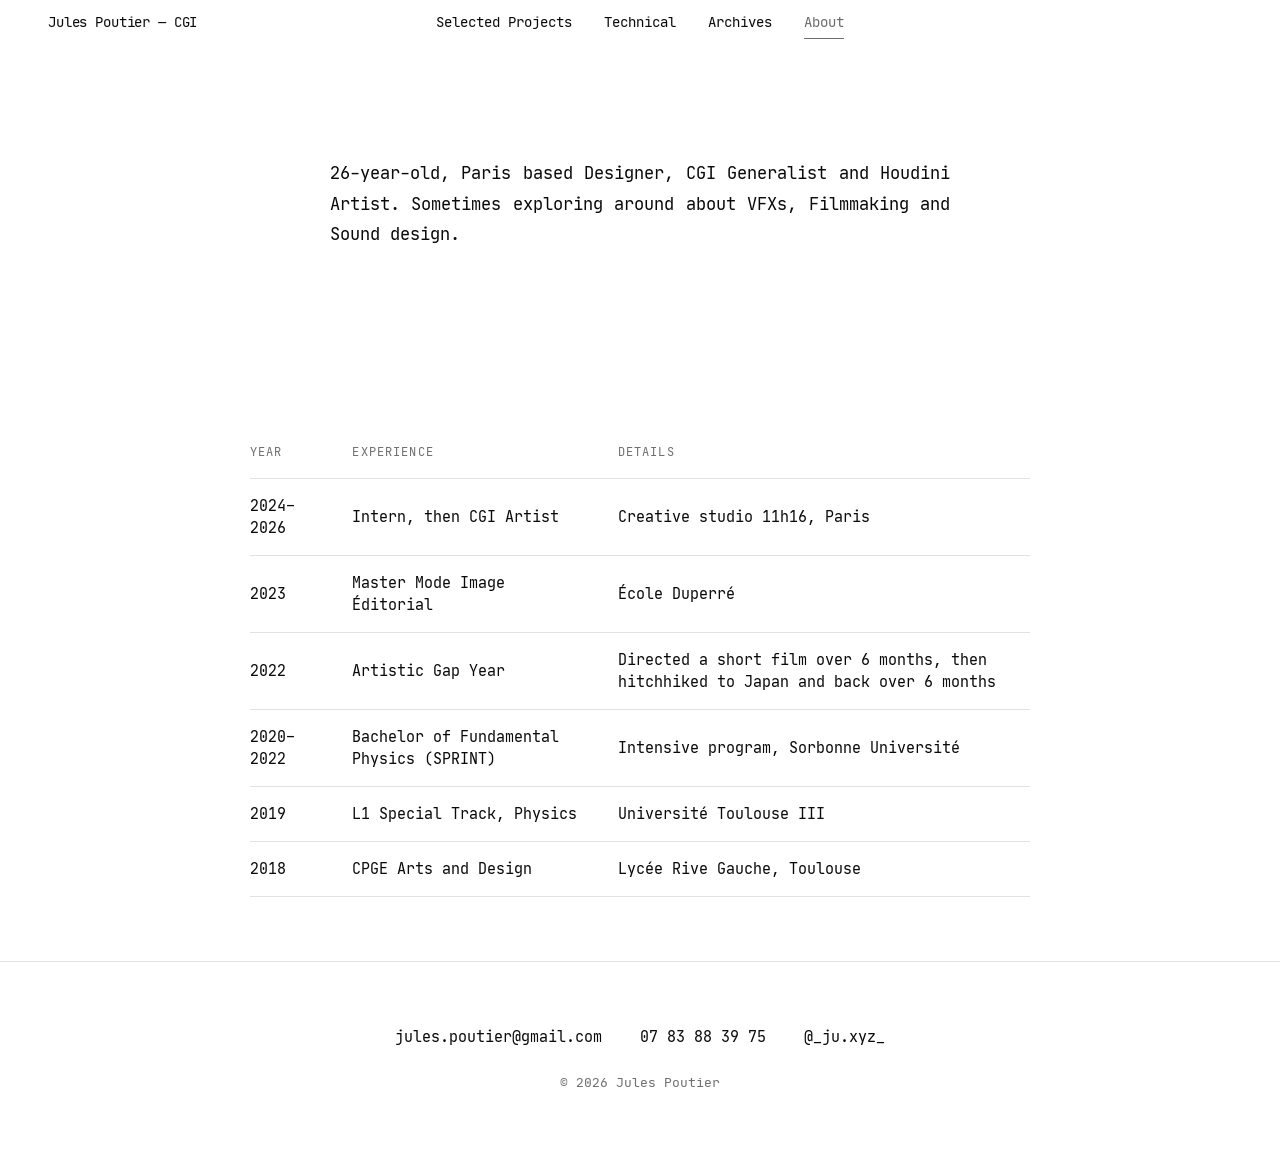
<file: about.html>
<!DOCTYPE html>
<html lang="en">
<head>
  <meta charset="UTF-8">
  <meta name="viewport" content="width=device-width, initial-scale=1.0">
  <title>About — Jules Poutier</title>
  <meta name="description" content="Jules Poutier — Paris based Designer, CGI Generalist and Houdini Artist.">
  <link rel="icon" href="data:image/svg+xml,%3Csvg xmlns='http://www.w3.org/2000/svg' viewBox='0 0 100 100'%3E%3Crect width='100' height='100' rx='20' fill='%230a0a0a'/%3E%3Ctext x='50' y='68' font-size='58' font-family='Arial' fill='white' text-anchor='middle'%3EJ%3C/text%3E%3C/svg%3E">
  <link rel="stylesheet" href="css/style.css?v=29">
</head>
<body data-render="about">

  <header class="site-header">
    <div class="container">
      <a href="index.html" class="logo">Jules Poutier — CGI</a>
      <nav class="nav-links" id="navLinks">
        <a href="projects.html">Selected Projects</a>
        <a href="breakdown.html">Technical</a>
        <a href="archive.html">Archives</a>
        <a href="about.html">About</a>
      </nav>
      <button class="nav-toggle" id="navToggle" aria-label="Open menu" aria-expanded="false">
        <span></span><span></span><span></span>
      </button>
    </div>
  </header>

  <main>
    <section class="section">
      <div class="container">
        <p class="about-bio"></p>
      </div>
    </section>

    <section class="section--tight">
      <div class="container">
        <table class="about-table">
          <thead>
            <tr>
              <th>Year</th>
              <th>Experience</th>
              <th>Details</th>
            </tr>
          </thead>
          <tbody id="aboutTableBody"></tbody>
        </table>
      </div>
    </section>
  </main>

  <footer class="site-footer">
    <div class="container">
      <div class="footer-contact">
        <a href="mailto:jules.poutier@gmail.com">jules.poutier@gmail.com</a>
        <a href="tel:+33783883975">07 83 88 39 75</a>
        <a href="https://instagram.com/_ju.xyz_" target="_blank" rel="noopener">@_ju.xyz_</a>
      </div>
      <p class="footer-meta">© <span data-year></span> Jules Poutier</p>
    </div>
  </footer>

  <script src="js/main.js?v=29"></script>
  <script src="js/render.js?v=29"></script>
</body>
</html>
</file>
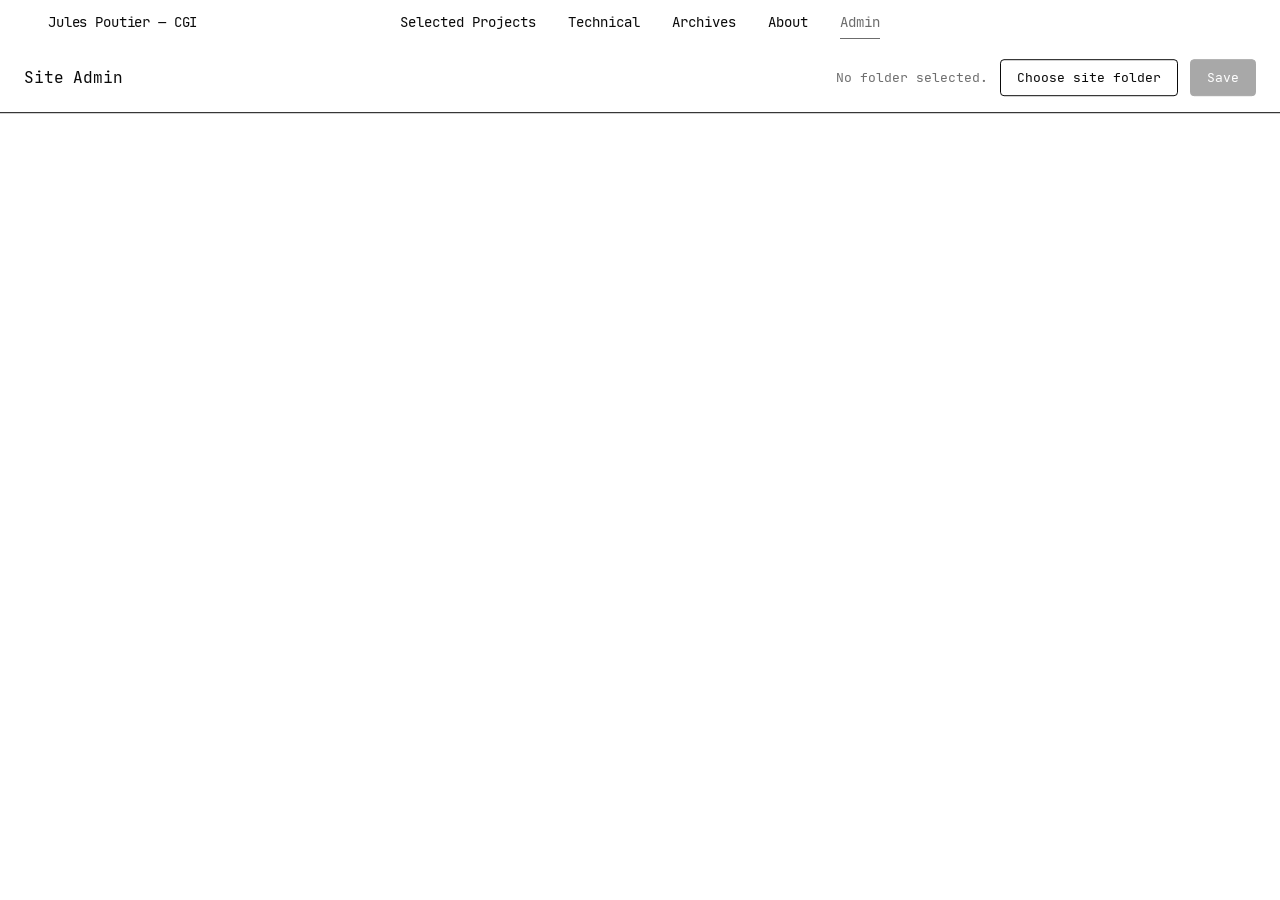
<file: admin.html>
<!DOCTYPE html>
<html lang="en">
<head>
  <meta charset="UTF-8">
  <meta name="viewport" content="width=device-width, initial-scale=1.0">
  <title>Site Admin — Jules Poutier</title>
  <link rel="icon" href="data:image/svg+xml,%3Csvg xmlns='http://www.w3.org/2000/svg' viewBox='0 0 100 100'%3E%3Crect width='100' height='100' rx='20' fill='%230a0a0a'/%3E%3Ctext x='50' y='68' font-size='58' font-family='Arial' fill='white' text-anchor='middle'%3EJ%3C/text%3E%3C/svg%3E">
  <link rel="stylesheet" href="css/style.css?v=29">
  <link rel="stylesheet" href="css/admin.css?v=1">
</head>
<body>

  <header class="site-header is-on-light">
    <div class="container">
      <a href="index.html" class="logo">Jules Poutier — CGI</a>
      <nav class="nav-links" id="navLinks">
        <a href="projects.html">Selected Projects</a>
        <a href="breakdown.html">Technical</a>
        <a href="archive.html">Archives</a>
        <a href="about.html">About</a>
        <a href="admin.html" class="is-active">Admin</a>
      </nav>
      <button class="nav-toggle" id="navToggle" aria-label="Open menu" aria-expanded="false">
        <span></span><span></span><span></span>
      </button>
    </div>
  </header>

  <div class="admin-bar">
    <h1 class="admin-bar__title">Site Admin</h1>
    <p class="admin-bar__warn" id="unsupportedWarn" hidden>
      This tool needs Chrome or Edge (File System Access API) — it won't work in this browser.
    </p>
    <div class="admin-bar__actions">
      <span class="admin-status" id="statusText">No folder selected.</span>
      <button class="admin-btn" id="pickFolderBtn">Choose site folder</button>
      <button class="admin-btn admin-btn--primary" id="saveBtn" disabled>Save</button>
    </div>
  </div>

  <main class="admin-main" id="adminMain" hidden>

    <section class="admin-section">
      <h2>Homepage</h2>
      <div class="field-row">
        <label class="field-label">Hero video</label>
        <input type="file" id="homepageHeroInput" accept="video/*">
        <span class="file-name" id="homepageHeroName"></span>
      </div>
    </section>

    <section class="admin-section">
      <h2>Technical</h2>
      <div id="breakdownCategories" class="breakdown-categories"></div>
    </section>

    <section class="admin-section">
      <h2>About</h2>
      <div class="field-row field-row--stack">
        <label class="field-label">Bio</label>
        <textarea id="aboutBio" rows="3"></textarea>
      </div>
      <div id="experienceRows" class="experience-rows"></div>
      <button class="admin-btn admin-btn--ghost" id="addExperienceRow">+ Add row</button>
    </section>

    <section class="admin-section">
      <div class="admin-section__head">
        <h2>Projects</h2>
        <button class="admin-btn admin-btn--ghost" id="newProjectBtn">+ New project</button>
      </div>
      <p class="admin-hint">Drag a row to reorder — the order applies to both Selected Projects and Archives.</p>
      <ul class="project-list" id="projectList"></ul>
    </section>

  </main>

  <template id="blockTemplate">
    <div class="block-editor">
      <div class="block-editor__controls">
        <label>Media
          <select class="b-media-count">
            <option value="0">0 — text only</option>
            <option value="1">1</option>
            <option value="2">2</option>
            <option value="3">3</option>
            <option value="4">4</option>
            <option value="6">6</option>
          </select>
        </label>
        <label>Text
          <select class="b-text-position">
            <option value="left">Left</option>
            <option value="right">Right</option>
            <option value="none">None</option>
          </select>
        </label>
        <button class="admin-btn admin-btn--icon b-up" title="Move up">↑</button>
        <button class="admin-btn admin-btn--icon b-down" title="Move down">↓</button>
        <button class="admin-btn admin-btn--icon b-delete" title="Delete block">✕</button>
      </div>
      <textarea class="b-text" placeholder="Text"></textarea>
      <div class="b-media-slots"></div>
    </div>
  </template>

  <template id="breakdownCategoryTemplate">
    <div class="breakdown-category">
      <h3 class="breakdown-category__label"></h3>
      <div class="breakdown-item-list"></div>
      <button class="admin-btn admin-btn--ghost add-breakdown-item" type="button">+ Add clip</button>
    </div>
  </template>

  <template id="breakdownItemTemplate">
    <div class="breakdown-item">
      <input type="text" class="bi-title" placeholder="Title">
      <input type="file" class="bi-file" accept="video/*">
      <span class="file-name bi-name"></span>
      <button class="admin-btn admin-btn--icon bi-delete" type="button">✕</button>
    </div>
  </template>

  <template id="mediaSlotTemplate">
    <div class="media-slot">
      <input type="file" class="m-file" accept="image/*,video/*">
      <span class="m-name"></span>
    </div>
  </template>

  <template id="projectRowTemplate">
    <li class="project-row" draggable="true">
      <details>
        <summary>
          <span class="drag-handle" aria-hidden="true">⋮⋮</span>
          <input type="text" class="p-title" placeholder="Title">
          <input type="text" class="p-year" placeholder="Year">
          <label class="p-pin"><input type="checkbox" class="p-pin-selected"> Selected Projects</label>
          <label class="p-pin"><input type="checkbox" class="p-pin-archives"> Archives</label>
          <button class="admin-btn admin-btn--danger p-delete" type="button">Delete</button>
        </summary>
        <div class="project-editor">
          <div class="field-row">
            <label class="field-label">Hero video</label>
            <input type="file" class="p-hero-input" accept="video/*">
            <span class="file-name p-hero-name"></span>
          </div>
          <div class="block-list"></div>
          <button class="admin-btn admin-btn--ghost add-block" type="button">+ Add block</button>
        </div>
      </details>
    </li>
  </template>

  <script src="js/admin.js?v=1"></script>
</body>
</html>
</file>
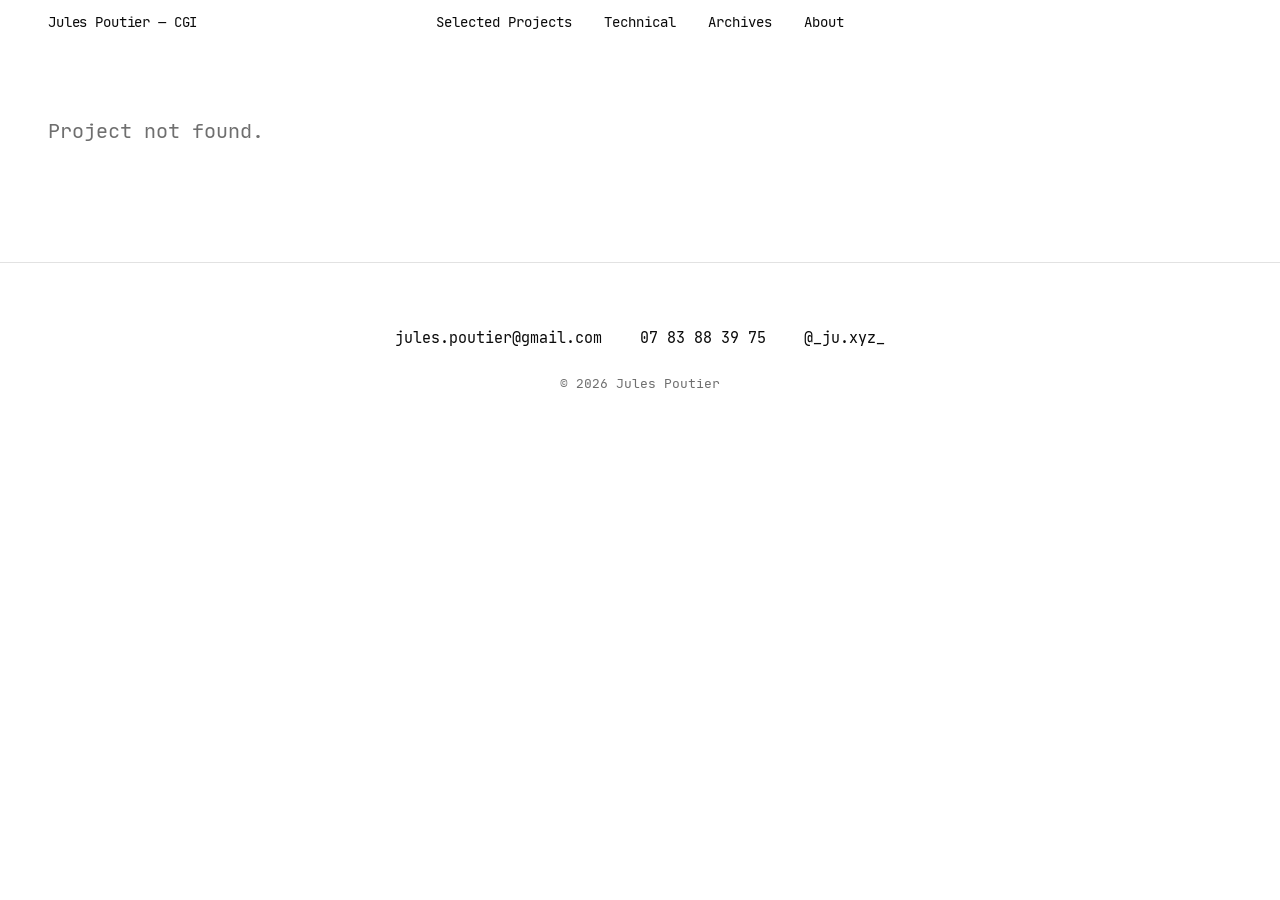
<file: project.html>
<!DOCTYPE html>
<html lang="en">
<head>
  <meta charset="UTF-8">
  <meta name="viewport" content="width=device-width, initial-scale=1.0">
  <title>Project — Jules Poutier</title>
  <meta name="description" content="CGI project by Jules Poutier.">
  <link rel="icon" href="data:image/svg+xml,%3Csvg xmlns='http://www.w3.org/2000/svg' viewBox='0 0 100 100'%3E%3Crect width='100' height='100' rx='20' fill='%230a0a0a'/%3E%3Ctext x='50' y='68' font-size='58' font-family='Arial' fill='white' text-anchor='middle'%3EJ%3C/text%3E%3C/svg%3E">
  <link rel="stylesheet" href="css/style.css?v=29">
</head>
<body class="page-home" data-render="project">

  <header class="site-header">
    <div class="container">
      <a href="index.html" class="logo">Jules Poutier — CGI</a>
      <nav class="nav-links" id="navLinks">
        <a href="projects.html">Selected Projects</a>
        <a href="breakdown.html">Technical</a>
        <a href="archive.html">Archives</a>
        <a href="about.html">About</a>
      </nav>
      <button class="nav-toggle" id="navToggle" aria-label="Open menu" aria-expanded="false">
        <span></span><span></span><span></span>
      </button>
    </div>
  </header>

  <main>

    <section class="hero-video" id="projectHero"></section>

    <div id="projectNavSlot"></div>

    <section class="section section--flush-top">
      <div id="projectBlocks"></div>
    </section>

  </main>

  <footer class="site-footer">
    <div class="container">
      <div class="footer-contact">
        <a href="mailto:jules.poutier@gmail.com">jules.poutier@gmail.com</a>
        <a href="tel:+33783883975">07 83 88 39 75</a>
        <a href="https://instagram.com/_ju.xyz_" target="_blank" rel="noopener">@_ju.xyz_</a>
      </div>
      <p class="footer-meta">© <span data-year></span> Jules Poutier</p>
    </div>
  </footer>

  <div class="video-lightbox">
    <button class="video-lightbox__close" aria-label="Close">
      <svg width="20" height="20" viewBox="0 0 24 24" fill="none" stroke="currentColor" stroke-width="1.5"><path d="M18 6L6 18M6 6l12 12"/></svg>
    </button>
    <div class="video-player">
      <video class="video-player__el" playsinline></video>
      <div class="video-player__bar">
        <button class="video-player__play" aria-label="Play / Pause">
          <svg class="icon-play" viewBox="0 0 24 24" fill="currentColor"><path d="M6 4 L20 12 L6 20 Z"/></svg>
          <svg class="icon-pause" viewBox="0 0 24 24" fill="currentColor" hidden><rect x="6" y="4" width="4" height="16"/><rect x="14" y="4" width="4" height="16"/></svg>
        </button>
        <div class="video-player__progress">
          <div class="video-player__progress-fill"></div>
          <div class="video-player__progress-handle"></div>
        </div>
        <span class="video-player__time">0:00 / 0:00</span>
        <button class="video-player__mute">MUTE</button>
        <button class="video-player__fullscreen" aria-label="Fullscreen">
          <svg viewBox="0 0 24 24" fill="none" stroke="currentColor" stroke-width="2">
            <path d="M4 9 V4 H9"/>
            <path d="M15 4 H20 V9"/>
            <path d="M20 15 V20 H15"/>
            <path d="M9 20 H4 V15"/>
          </svg>
        </button>
      </div>
    </div>
  </div>

  <script src="js/main.js?v=29"></script>
  <script src="js/render.js?v=29"></script>
</body>
</html>
</file>
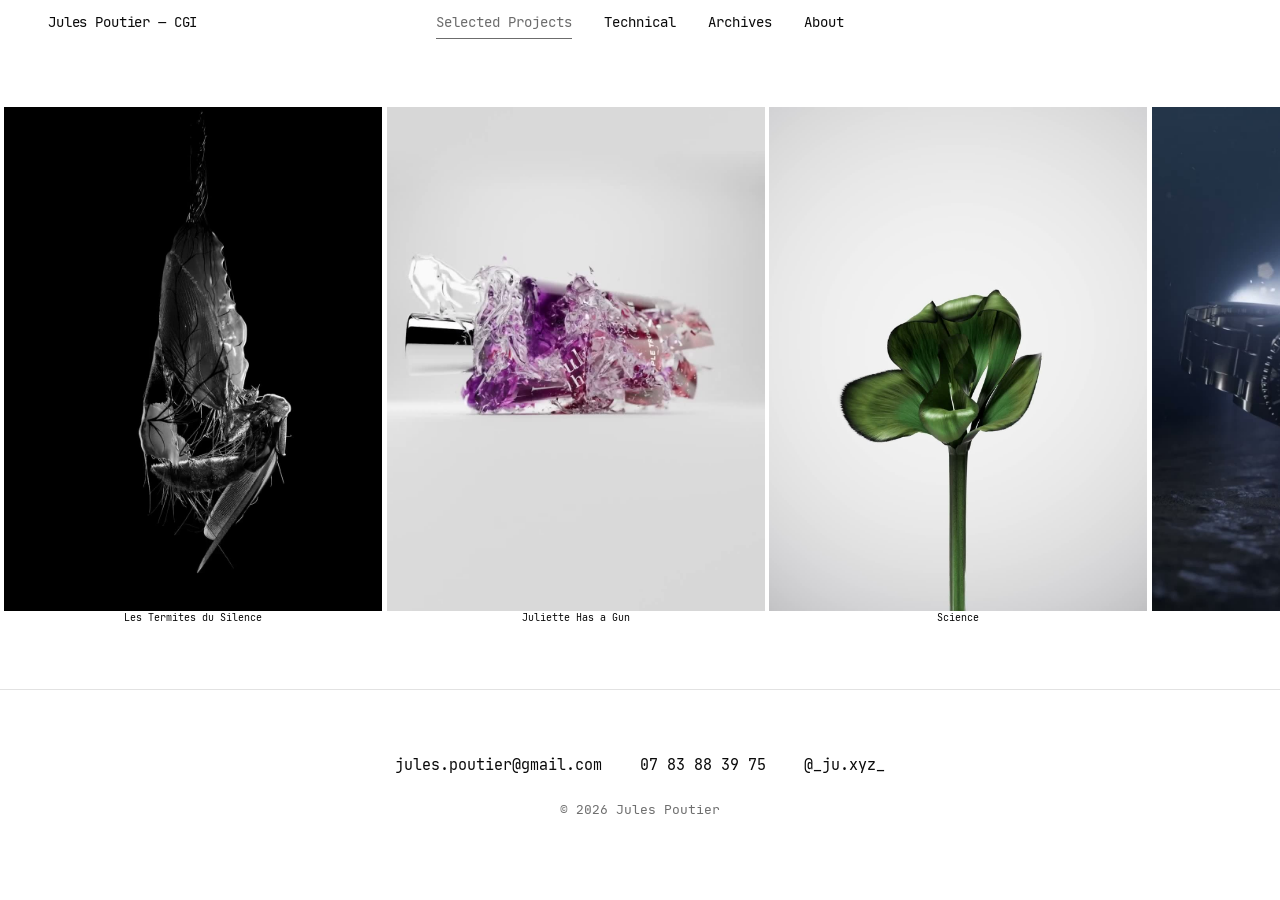
<file: projects.html>
<!DOCTYPE html>
<html lang="en">
<head>
  <meta charset="UTF-8">
  <meta name="viewport" content="width=device-width, initial-scale=1.0">
  <title>Selected Projects — Jules Poutier</title>
  <meta name="description" content="CGI projects by Jules Poutier — 3D rendering, animation and motion design.">
  <link rel="icon" href="data:image/svg+xml,%3Csvg xmlns='http://www.w3.org/2000/svg' viewBox='0 0 100 100'%3E%3Crect width='100' height='100' rx='20' fill='%230a0a0a'/%3E%3Ctext x='50' y='68' font-size='58' font-family='Arial' fill='white' text-anchor='middle'%3EJ%3C/text%3E%3C/svg%3E">
  <link rel="stylesheet" href="css/style.css?v=29">
</head>
<body data-render="projects">

  <header class="site-header">
    <div class="container">
      <a href="index.html" class="logo">Jules Poutier — CGI</a>
      <nav class="nav-links" id="navLinks">
        <a href="projects.html">Selected Projects</a>
        <a href="breakdown.html">Technical</a>
        <a href="archive.html">Archives</a>
        <a href="about.html">About</a>
      </nav>
      <button class="nav-toggle" id="navToggle" aria-label="Open menu" aria-expanded="false">
        <span></span><span></span><span></span>
      </button>
    </div>
  </header>

  <main>
    <section class="section--tight">
      <div class="work-grid work-grid--hero" id="selectedProjectsGrid"></div>
    </section>
  </main>

  <footer class="site-footer">
    <div class="container">
      <div class="footer-contact">
        <a href="mailto:jules.poutier@gmail.com">jules.poutier@gmail.com</a>
        <a href="tel:+33783883975">07 83 88 39 75</a>
        <a href="https://instagram.com/_ju.xyz_" target="_blank" rel="noopener">@_ju.xyz_</a>
      </div>
      <p class="footer-meta">© <span data-year></span> Jules Poutier</p>
    </div>
  </footer>

  <script src="js/main.js?v=29"></script>
  <script src="js/render.js?v=29"></script>
</body>
</html>
</file>
<file: css/style.css>
/* =========================================================
   Jules Poutier — Portfolio CGI
   Feuille de style principale
   ========================================================= */

/* ---------- Reset ---------- */
*, *::before, *::after { box-sizing: border-box; }
* { margin: 0; padding: 0; }
html {
  -webkit-text-size-adjust: 100%;
  -moz-text-size-adjust: 100%;
  text-size-adjust: 100%;
  scroll-behavior: smooth;
}
body { min-height: 100vh; line-height: 1.5; -webkit-font-smoothing: antialiased; overflow-x: hidden; }
img, picture, svg { display: block; max-width: 100%; }
a { color: inherit; text-decoration: none; }
button, input, textarea { font: inherit; color: inherit; background: none; border: none; }
ul { list-style: none; }
button { cursor: pointer; }

@media (prefers-reduced-motion: reduce) {
  html { scroll-behavior: auto; }
  *, *::before, *::after { animation-duration: 0.01ms !important; animation-iteration-count: 1 !important; transition-duration: 0.01ms !important; }
}

/* ---------- Custom cursor ---------- */
* { cursor: none; }
.cursor-arrow {
  position: fixed;
  top: 0;
  left: 0;
  width: 22px;
  height: 22px;
  pointer-events: none;
  z-index: 9999;
  color: #fff;
  mix-blend-mode: difference;
  transform-origin: 6px 11px;
  transform: rotate(45deg);
}
.cursor-arrow.is-hidden { opacity: 0; }

@media (pointer: coarse) {
  * { cursor: auto; }
  .cursor-arrow { display: none; }
}

/* ---------- Custom font ----------
   To change the typeface, just replace fonts/font.woff2 with a new file
   of the same name — nothing else needs to change. */
@font-face {
  font-family: 'Site Font';
  src: url('../fonts/font.woff2') format('woff2');
  font-weight: 400;
  font-style: normal;
  font-display: swap;
}

/* ---------- Variables ---------- */
:root {
  --color-bg: #ffffff;
  --color-text: #0a0a0a;
  --color-muted: #6f6f6f;
  --color-border: #e2e2e2;
  --color-border-strong: #0a0a0a;

  --font-display: 'Site Font', -apple-system, "Helvetica Neue", Helvetica, Arial, sans-serif;
  --font-body: 'Site Font', -apple-system, "Helvetica Neue", Helvetica, Arial, sans-serif;

  --container: 1280px;
  --gutter: clamp(1.25rem, 4vw, 3rem);
  --section-y: clamp(4rem, 9vw, 8rem);

  --nav-h: 2.7rem;
  --ease: cubic-bezier(0.65, 0, 0.35, 1);

  /* Shown behind a video box until its first frame paints, instead of a flat
     white flash — videos can take a while to load. */
  --media-placeholder: linear-gradient(135deg, #ececec 0%, #e2e2e2 45%, #e8e8e8 70%, #ececec 100%);

  /* Selected Projects thumbnail height (homepage band + the dedicated page):
     small enough to see several at once on a normal screen, but bounded on
     both axes so it never balloons on a short-and-wide or narrow-and-tall
     window. */
  --selected-h: clamp(320px, min(56vh, 100vw), 680px);
}

body {
  background: var(--color-bg);
  color: var(--color-text);
  font-family: var(--font-body);
  font-size: 16px;
}

/* ---------- Layout helpers ---------- */
.container {
  width: 100%;
  max-width: var(--container);
  margin-inline: auto;
  padding-inline: var(--gutter);
}

.section { padding-block: var(--section-y); }
.section--tight { padding-block: clamp(2.5rem, 5vw, 4rem); }
/* Used right after a section-divider/project-nav, whose own margin already
   provides the gap — an extra section padding-top would make it bigger
   than the gap on the other side of the divider. */
.section--flush-top { padding-top: 0; }

main { display: block; padding-top: var(--nav-h); }
.page-home main { padding-top: 0; }

/* ---------- Typography ---------- */
h1, h2, h3, h4 {
  font-family: var(--font-display);
  font-weight: 400;
  line-height: 1.05;
  letter-spacing: -0.01em;
}

.h1, h1 { font-size: clamp(2.75rem, 7vw, 6rem); }
.h2, h2 { font-size: clamp(2rem, 4.5vw, 3.5rem); }
.h3, h3 { font-size: clamp(1.35rem, 2.5vw, 1.9rem); }

.eyebrow {
  display: inline-flex;
  align-items: center;
  gap: 0.6em;
  font-size: 0.75rem;
  font-weight: 400;
  letter-spacing: 0.18em;
  text-transform: uppercase;
  color: var(--color-muted);
}
.eyebrow::before {
  content: '';
  width: 0.5em;
  height: 0.5em;
  background: currentColor;
  border-radius: 50%;
}

.lede {
  font-size: clamp(1.05rem, 1.6vw, 1.25rem);
  color: var(--color-muted);
  max-width: 42ch;
  line-height: 1.6;
}

.text-muted { color: var(--color-muted); }

/* ---------- Buttons / links ---------- */
.btn {
  display: inline-flex;
  align-items: center;
  gap: 0.6rem;
  font-weight: 400;
  font-size: 0.95rem;
  padding: 0.9rem 1.7rem;
  border: 1px solid var(--color-border-strong);
  border-radius: 100px;
  transition: background 0.3s var(--ease), color 0.3s var(--ease), transform 0.3s var(--ease);
}
.btn:hover { background: var(--color-text); color: var(--color-bg); transform: translateY(-2px); }

.btn--solid { background: var(--color-text); color: var(--color-bg); }
.btn--solid:hover { background: transparent; color: var(--color-text); }

.link-arrow {
  display: inline-flex;
  align-items: center;
  gap: 0.5rem;
  font-weight: 400;
  font-size: 0.95rem;
  border-bottom: 1px solid currentColor;
  padding-bottom: 0.15rem;
}
.link-arrow svg { width: 1em; height: 1em; transition: transform 0.3s var(--ease); }
.link-arrow:hover svg { transform: translateX(4px); }

/* ---------- Header / Nav ---------- */
/* Always transparent. Text is white while over the full-page video;
   JS (initHeaderContrast) adds .is-on-light once the header is over
   plain page content, switching it to black. (mix-blend-mode can't be used
   here: position:fixed gives .site-header its own stacking context, which
   blocks blend modes from reaching content painted outside it.) */
.site-header {
  position: fixed;
  top: 0; left: 0; right: 0;
  height: var(--nav-h);
  display: flex;
  align-items: center;
  z-index: 500;
  background: transparent;
}

.logo,
.nav-links a {
  color: #fff;
  transition: color 0.2s var(--ease);
}
.nav-toggle span { background: #fff; transition: background-color 0.2s var(--ease); }
.nav-links a::after { background: #fff; }

.site-header.is-on-light .logo,
.site-header.is-on-light .nav-links a { color: var(--color-text); }
.site-header.is-on-light .nav-toggle span { background: var(--color-text); }
.site-header.is-on-light .nav-links a::after { background: var(--color-text); }

.site-header .container {
  max-width: none;
  display: grid;
  grid-template-columns: 1fr auto 1fr;
  align-items: center;
  column-gap: 1rem;
}

.logo {
  grid-column: 1;
  justify-self: start;
  font-family: var(--font-display);
  font-weight: 400;
  font-size: 0.9rem;
  letter-spacing: -0.01em;
  z-index: 501;
}

.nav-links {
  grid-column: 2;
  justify-self: center;
  display: flex;
  align-items: center;
  gap: clamp(1.25rem, 2.5vw, 2.75rem);
}
.nav-links a {
  position: relative;
  font-size: 0.9rem;
  font-weight: 400;
  padding: 0.3rem 0;
  transition: opacity 0.25s var(--ease);
}
.nav-links a::after {
  content: '';
  position: absolute;
  left: 0; bottom: -2px;
  width: 100%; height: 1px;
  transform: scaleX(0);
  transform-origin: right;
  transition: transform 0.3s var(--ease);
}
.nav-links a:hover,
.nav-links a.is-active { opacity: 0.6; }
.nav-links a:hover::after,
.nav-links a.is-active::after { transform: scaleX(1); transform-origin: left; }

.nav-toggle {
  grid-column: 3;
  justify-self: end;
  display: none;
  flex-direction: column;
  justify-content: center;
  gap: 5px;
  width: 32px; height: 32px;
  z-index: 501;
}
.nav-toggle span {
  display: block;
  width: 100%; height: 1px;
  transition: transform 0.3s var(--ease), opacity 0.3s var(--ease);
}
.nav-toggle.is-open span:nth-child(1) { transform: translateY(6px) rotate(45deg); }
.nav-toggle.is-open span:nth-child(2) { opacity: 0; }
.nav-toggle.is-open span:nth-child(3) { transform: translateY(-6px) rotate(-45deg); }

@media (max-width: 860px) {
  .nav-toggle {
    display: flex;
    position: fixed;
    top: 0;
    right: 0;
    width: 60px;
    height: var(--nav-h);
    justify-content: center;
    background: rgba(255, 255, 255, 0.5);
    backdrop-filter: blur(14px);
    -webkit-backdrop-filter: blur(14px);
    border-radius: 0 0 0 16px;
  }
  .nav-links {
    position: fixed;
    top: 0;
    left: 0;
    right: 0;
    justify-self: stretch;
    height: 100vh;
    background: var(--color-bg);
    flex-direction: column;
    justify-content: center;
    align-items: flex-start;
    padding: var(--gutter);
    gap: 1.5rem;
    opacity: 0;
    visibility: hidden;
    transform: translateY(-12px);
    transition: opacity 0.3s var(--ease), transform 0.3s var(--ease), visibility 0s linear 0.3s;
  }
  .nav-links.is-open {
    opacity: 1;
    visibility: visible;
    transform: translateY(0);
    transition: opacity 0.3s var(--ease), transform 0.3s var(--ease), visibility 0s linear 0s;
  }
  .nav-links a {
    font-size: 1.75rem;
    font-family: var(--font-display);
    color: var(--color-text);
  }
  .nav-links a::after { background: var(--color-text); }
}

/* ---------- Footer ---------- */
.site-footer {
  border-top: 1px solid var(--color-border);
  padding-block: clamp(2.5rem, 5vw, 4rem);
  text-align: center;
}
.footer-contact {
  display: flex;
  flex-wrap: wrap;
  justify-content: center;
  gap: clamp(1rem, 3vw, 2.5rem);
}
.footer-contact a {
  font-size: 0.95rem;
  font-weight: 400;
  transition: color 0.2s var(--ease);
}
.footer-contact a:hover { color: var(--color-muted); }
.footer-meta { margin-top: 1.5rem; font-size: 0.82rem; color: var(--color-muted); }

/* ---------- Reveal on scroll ---------- */
.reveal {
  opacity: 0;
  transform: translateY(28px);
  transition: opacity 0.8s var(--ease), transform 0.8s var(--ease);
}
.reveal.in-view { opacity: 1; transform: translateY(0); }

/* ---------- Media placeholder ---------- */
.ph {
  position: relative;
  width: 100%;
  overflow: hidden;
  background: var(--color-bg);
  box-shadow: inset 0 0 0 1px var(--color-border);
  display: flex;
  align-items: flex-end;
  color: var(--color-muted);
}
.ph.ratio-16-9 { aspect-ratio: 16 / 9; }
.ph.ratio-4-3 { aspect-ratio: 4 / 3; }
.ph.ratio-1-1 { aspect-ratio: 1 / 1; }
.ph.ratio-3-4 { aspect-ratio: 3 / 4; }
.ph.ratio-21-9 { aspect-ratio: 21 / 9; }
.ph.ratio-2-3 { aspect-ratio: 2 / 3; }
.ph__label {
  display: block;
  width: 100%;
  padding: 0.85rem 1rem;
  font-size: 0.72rem;
  font-weight: 400;
  letter-spacing: 0.08em;
  text-transform: uppercase;
  background: rgba(255, 255, 255, 0.75);
}

/* ---------- Hero video (homepage) ---------- */
.hero-video {
  position: relative;
  width: 100%;
  height: 100vh;
  overflow: hidden;
  background: var(--media-placeholder);
  box-shadow: inset 0 0 0 1px var(--color-border);
}
.hero-video.has-ratio {
  height: auto;
}
/* Homepage showreel: a fixed crop, same as Selected Projects — never driven
   by the viewport's own shape. */
body[data-render="home"] .hero-video {
  height: auto;
  aspect-ratio: 16 / 9;
}
.hero-video::after {
  content: '';
  position: absolute;
  top: 0; left: 0; right: 0;
  height: 220px;
  background: linear-gradient(to bottom, rgba(0, 0, 0, 0.4), transparent);
  pointer-events: none;
}
.hero-video__el {
  position: absolute;
  inset: 0;
  width: 100%;
  height: 100%;
  object-fit: cover;
}
/* Source filmed/rendered sideways: rotated in place. Width/height/transform
   are set in JS (js/render.js), swapped to the hero box's own measured size
   so the rotated video still covers it exactly, ratio-boxed or full-bleed. */
.hero-video__el.is-rotated {
  inset: auto;
  top: 50%;
  left: 50%;
}
.hero-video__label {
  position: absolute;
  bottom: clamp(1.25rem, 4vw, 2.5rem);
  left: var(--gutter);
  font-size: 0.72rem;
  font-weight: 400;
  letter-spacing: 0.08em;
  text-transform: uppercase;
  color: #fff;
}

/* Section divider — full-width rules flanking a centered heading.
   Padding = 0.5x text height; margin above/below = the divider's own
   line-to-line height, so the same amount of air surrounds it on every side. */
.section-divider {
  display: flex;
  align-items: center;
  justify-content: center;
  margin-block: 1.125rem;
  border-top: 1px solid var(--color-border-strong);
  border-bottom: 1px solid var(--color-border-strong);
  padding-block: 0.28125rem;
  text-align: center;
}
.section-divider__text {
  font-size: 0.5625rem;
  line-height: 1;
  font-weight: 400;
  letter-spacing: 0.12em;
  text-transform: uppercase;
  color: var(--color-muted);
}

/* Project prev / next navigator — sits directly under the hero video, scrolls with the page */
.project-nav {
  display: grid;
  grid-template-columns: 1fr auto 1fr;
  align-items: center;
  column-gap: 1rem;
  margin-block: 1.125rem;
  border-top: 1px solid var(--color-border-strong);
  border-bottom: 1px solid var(--color-border-strong);
  padding: 0.28125rem var(--gutter);
}
.project-nav__prev,
.project-nav__next {
  display: inline-flex;
  align-items: center;
  gap: 0.5rem;
  font-size: 0.5625rem;
  line-height: 1;
  font-weight: 400;
  letter-spacing: 0.12em;
  text-transform: uppercase;
  color: var(--color-muted);
  transition: color 0.2s var(--ease);
}
.project-nav__prev:hover,
.project-nav__next:hover { color: var(--color-text); }
.project-nav__next { justify-self: end; }
.project-nav__current {
  justify-self: center;
  font-size: 0.5625rem;
  line-height: 1;
  font-weight: 400;
  letter-spacing: 0.12em;
  text-transform: uppercase;
  color: var(--color-muted);
  text-align: center;
}

@media (max-width: 640px) {
  .project-nav { grid-template-columns: 1fr; row-gap: 0.65rem; }
  .project-nav__prev, .project-nav__next { justify-self: center; }
}

/* ---------- Poster bands, scroll-driven (homepage) ---------- */
/* Same band height as the showreel/Selected Projects page (100vw * 9:16),
   never the viewport's own height — a portrait phone screen used to make
   these balloon to nearly the full screen height. */
.poster-section {
  position: relative;
  --poster-h: var(--selected-h);
  --poster-w: calc(var(--poster-h) * 3 / 4);
}
.poster-sticky {
  position: sticky;
  top: 0;
  height: auto;
  overflow: hidden;
  display: flex;
  align-items: flex-start;
}
.poster-track {
  display: flex;
  align-items: flex-start;
  justify-content: safe center;
  gap: calc(var(--poster-w) / 96);
  padding-inline: calc(var(--poster-w) / 96);
  will-change: transform;
}
.poster-card {
  display: flex;
  flex-direction: column;
  flex: 0 0 auto;
}
.poster-card__media {
  position: relative;
  height: var(--poster-h);
  width: var(--poster-w);
  overflow: hidden;
  background: var(--media-placeholder);
  box-shadow: inset 0 0 0 1px var(--color-border);
}
.poster-card__video {
  position: absolute;
  inset: 0;
  width: 100%;
  height: 100%;
  object-fit: cover;
}
.poster-card__video.is-rotated,
.work-card__video.is-rotated {
  inset: auto;
  top: 50%;
  left: 50%;
}
.poster-card__caption {
  margin-top: 0;
  text-align: center;
  font-size: 0.6rem;
  line-height: 1.4;
  font-weight: 400;
  color: var(--color-text);
}

/* =========================================================
   Section modules shared across pages
   ========================================================= */

/* Simple media grid (Projects / Breakdowns / Archives) */
.work-grid {
  display: grid;
  grid-template-columns: repeat(3, 1fr);
  column-gap: calc(100vw / 288);
  row-gap: calc(0.6rem * 1.4 * 2);
  padding-inline: calc(100vw / 288);
}

/* Selected Projects: 3 cinema-poster panels confined to a band exactly as
   tall as the homepage showreel (100vw / 16:9) — never reflowing to 2 or 1
   columns, never growing taller just because the viewport is narrow/tall.
   Each panel keeps its own 3:4 portrait ratio; width follows from the fixed
   band height instead of from a grid column, so on narrow screens the row
   scrolls sideways rather than breaking the height invariant. */
.work-grid--hero {
  display: flex;
  grid-template-columns: unset;
  justify-content: safe center;
  align-items: flex-start;
  overflow-x: auto;
  overflow-y: hidden;
}
.work-grid--hero .work-card {
  flex: 0 0 auto;
}
/* The media box's height is the same expression repeated, not a percentage of
   the flex item — some engines don't resolve aspect-ratio + percentage height
   through a stretched flex child reliably, so this is computed independently. */
.work-grid--hero .work-card__media {
  height: var(--selected-h);
  aspect-ratio: 3 / 4;
  width: auto;
}
.work-card__media {
  position: relative;
  overflow: hidden;
  margin-bottom: 0;
  aspect-ratio: 16 / 9;
  background: var(--media-placeholder);
  box-shadow: inset 0 0 0 1px var(--color-border);
}
.work-card__media .ph { height: 100%; transition: transform 0.5s var(--ease); }
.work-card__video {
  position: absolute;
  inset: 0;
  width: 100%;
  height: 100%;
  object-fit: cover;
  transition: transform 0.5s var(--ease);
}
.work-card:hover .ph,
.work-card:hover .work-card__video { transform: scale(1.03); }
.work-card__caption {
  text-align: center;
  font-size: 0.6rem;
  line-height: 1.4;
  font-weight: 400;
  color: var(--color-text);
}
.work-card__date { color: var(--color-muted); font-weight: 400; margin-left: 0.5em; }

@media (max-width: 900px) {
  .work-grid { grid-template-columns: repeat(2, 1fr); }
}
@media (max-width: 560px) {
  .work-grid { grid-template-columns: 1fr; }
}

/* Grid section heading (Fluid Simulation / Geometry Nodes …) */
.grid-section-label {
  display: block;
  text-align: center;
  font-size: 0.75rem;
  font-weight: 400;
  letter-spacing: 0.12em;
  text-transform: uppercase;
  color: var(--color-text);
  padding: clamp(3.5rem, 8vw, 7rem) 0 1.75rem;
}

/* Fullscreen media lightbox (Breakdowns / Archives / Project BTS) */
.video-lightbox {
  position: fixed;
  inset: 0;
  z-index: 800;
  background: #0a0a0a;
  display: flex;
  align-items: center;
  justify-content: center;
  padding: 0;
  opacity: 0;
  pointer-events: none;
  transition: opacity 0.3s var(--ease);
}
.video-lightbox.is-open { opacity: 1; pointer-events: auto; }
.video-lightbox__close {
  position: absolute;
  top: clamp(1rem, 2.5vw, 1.75rem);
  right: clamp(1rem, 2.5vw, 1.75rem);
  z-index: 2;
  width: 28px;
  height: 28px;
  color: #fff;
  display: flex;
  align-items: center;
  justify-content: center;
}

/* ---------- Custom video player ---------- */
.video-player {
  position: relative;
  width: 100%;
  height: 100vh;
}
.video-player__el {
  width: 100%;
  height: 100%;
  object-fit: cover;
}
.video-player__el.is-rotated {
  position: absolute;
  top: 50%;
  left: 50%;
  object-fit: cover;
}
.video-player__bar {
  position: absolute;
  left: 0; right: 0; bottom: 0;
  display: flex;
  align-items: center;
  gap: clamp(0.75rem, 2vw, 1.5rem);
  padding: 0.9rem clamp(1rem, 3vw, 2rem);
  background: transparent;
  opacity: 0;
  pointer-events: none;
  transition: opacity 0.3s var(--ease);
}
.video-player.is-active .video-player__bar {
  opacity: 1;
  pointer-events: auto;
}
.video-player__play {
  flex: 0 0 auto;
  width: 16px;
  height: 16px;
  color: #fff;
  display: flex;
  align-items: center;
  justify-content: center;
}
.video-player__play svg { width: 100%; height: 100%; }
.video-player__progress {
  position: relative;
  flex: 1 1 auto;
  height: 1.5px;
  background: #6e6e6e;
  cursor: pointer;
}
.video-player__progress-fill {
  position: absolute;
  top: 0; left: 0; bottom: 0;
  width: 0%;
  background: #fff;
  pointer-events: none;
}
.video-player__progress-handle {
  position: absolute;
  top: 50%;
  left: 0%;
  width: 1.5px;
  height: 11px;
  background: #fff;
  transform: translate(-50%, -50%);
  pointer-events: none;
}
.video-player__time {
  flex: 0 0 auto;
  font-family: var(--font-body);
  font-size: 0.585rem;
  color: #fff;
  font-variant-numeric: tabular-nums;
}
.video-player__mute {
  flex: 0 0 auto;
  font-family: var(--font-body);
  font-size: 0.5625rem;
  font-weight: 400;
  letter-spacing: 0.06em;
  color: #6e6e6e;
  transition: color 0.2s var(--ease);
}
.video-player__mute.is-muted { color: #fff; }
.video-player__fullscreen {
  flex: 0 0 auto;
  width: 12px;
  height: 12px;
  color: #fff;
  display: flex;
  align-items: center;
  justify-content: center;
}
.video-player__fullscreen svg { width: 100%; height: 100%; }

/* ---------- Project detail pages ---------- */
/* data-text: "left"/"right" position the text column via DOM order (render.js
   emits text-then-media or media-then-text); "none" and data-media-count="0"
   both collapse to a single full-width column. */
.project-block {
  display: grid;
  grid-template-columns: 1fr 1fr;
  align-items: center;
  width: 100%;
  margin-bottom: clamp(2.5rem, 6vw, 5rem);
}
.project-block:last-child { margin-bottom: 0; }
.project-block[data-text="none"],
.project-block[data-media-count="0"] { grid-template-columns: 1fr; }

.project-block__media { width: 100%; }

/* Media grid: 1 column for 3 items (stacked), 2 columns for 2/4/6
   (rows are implicit — each item's own aspect-ratio sizes the row). */
.project-block__media-grid {
  display: grid;
  grid-template-columns: 1fr;
  gap: calc(100vw / 288);
}
.project-block__media-grid[data-count="2"],
.project-block__media-grid[data-count="4"],
.project-block__media-grid[data-count="6"] { grid-template-columns: repeat(2, 1fr); }

/* Opt-in override: a grid can ask for 4 columns regardless of item count. */
.project-block__media-grid[data-columns="4"] { grid-template-columns: repeat(4, 1fr); }

/* One item marked "big": it takes a wide column spanning every row, the
   rest stack small in a narrow column beside it. */
.project-block__media-grid[data-big-layout] {
  grid-template-columns: 2fr 1fr;
  grid-template-rows: repeat(3, 1fr);
}
.project-block__media-grid[data-big-layout] .project-block__media-item[data-big] {
  grid-column: 1;
  grid-row: 1 / span 3;
  aspect-ratio: unset;
}

.project-block__media-item {
  position: relative;
  width: 100%;
  aspect-ratio: 16 / 9;
  overflow: hidden;
  background: var(--media-placeholder);
  box-shadow: inset 0 0 0 1px var(--color-border);
}
.project-block__media-item video,
.project-block__media-item img,
.project-block__media-item .ph {
  position: absolute;
  inset: 0;
  width: 100%;
  height: 100%;
  object-fit: cover;
  transition: transform 0.5s var(--ease);
}
.project-block__media-item:hover video,
.project-block__media-item:hover img,
.project-block__media-item:hover .ph { transform: scale(1.03); }

.project-block__text {
  padding-inline: clamp(1.5rem, 4vw, 3.5rem);
  font-size: 0.63rem;
  color: var(--color-muted);
  line-height: 1.5;
  max-width: 48ch;
  font-family: -apple-system, BlinkMacSystemFont, "Helvetica Neue", Helvetica, Arial, sans-serif;
}
.project-block__text p { white-space: pre-line; }
.project-block__text .project-block__title {
  font-size: 1em;
  font-weight: 700;
  text-transform: uppercase;
  letter-spacing: 0.02em;
  color: var(--color-text);
  line-height: 1.3;
  margin-bottom: 0.6em;
}
/* Text-only block (no media): centered, not pinned to the left column */
.project-block[data-media-count="0"] .project-block__text {
  margin-inline: auto;
  text-align: center;
}
/* A deliberately tall, narrow text column (e.g. beside a portrait video) */
.project-block__text[data-text-width="narrow"] { max-width: 24ch; }

@media (max-width: 760px) {
  .project-block { grid-template-columns: 1fr; }
  .project-block__text { padding-inline: var(--gutter); padding-top: 1.25rem; }
}

/* ---------- About page ---------- */
.about-bio {
  max-width: 62ch;
  margin-inline: auto;
  text-align: justify;
  line-height: 1.8;
  font-size: 1.05rem;
}

.about-table {
  width: 100%;
  max-width: 780px;
  margin-inline: auto;
  border-collapse: collapse;
}
.about-table th,
.about-table td {
  text-align: left;
  padding: 1rem 1.25rem;
  border-bottom: 1px solid var(--color-border);
  font-size: 0.92rem;
}
.about-table th {
  font-size: 0.72rem;
  letter-spacing: 0.1em;
  text-transform: uppercase;
  color: var(--color-muted);
  font-weight: 400;
}
.about-table td:first-child, .about-table th:first-child { padding-left: 0; }
.about-table td:last-child, .about-table th:last-child { padding-right: 0; }

@media (max-width: 640px) {
  .about-table { font-size: 0.85rem; }
  .about-table th, .about-table td { padding: 0.75rem 0.5rem; }
}

/* ---------- Utility ---------- */
.mt-lg { margin-top: clamp(2.5rem, 5vw, 4rem); }
.center { text-align: center; }
.max-w { max-width: 60ch; }
</file>
<file: css/admin.css>
/* =========================================================
   Site Admin — internal tool, utilitarian styling.
   Reuses variables/fonts from style.css (linked before this file).
   ========================================================= */

/* style.css hides the native cursor everywhere and relies on main.js to draw a
   custom one — admin.html doesn't load main.js, so restore the real cursor. */
* { cursor: auto; }
button, .admin-btn, summary, .drag-handle, input[type="file"]::file-selector-button { cursor: pointer; }

/* style.css's generic `main { display:block }` rule is author-origin, so it
   beats the UA's `[hidden] { display:none }` regardless of specificity —
   without this, #adminMain stays visible even before a folder is picked. */
#adminMain[hidden] { display: none !important; }

body {
  font-size: 14px;
  padding-bottom: 6rem;
}

.admin-bar {
  position: sticky;
  top: var(--nav-h);
  z-index: 100;
  display: flex;
  flex-wrap: wrap;
  align-items: center;
  gap: 1rem 1.5rem;
  padding: 1rem 1.5rem;
  background: var(--color-bg);
  border-bottom: 1px solid var(--color-border-strong);
}
.admin-bar__title { font-size: 1rem; margin-right: auto; }
.admin-bar__warn {
  width: 100%;
  order: 3;
  font-size: 0.8rem;
  color: #b00020;
}
.admin-bar__actions { display: flex; align-items: center; gap: 0.75rem; }
.admin-status { font-size: 0.8rem; color: var(--color-muted); }

.admin-btn {
  font-family: var(--font-body);
  font-size: 0.8rem;
  padding: 0.5rem 1rem;
  border: 1px solid var(--color-border-strong);
  background: var(--color-bg);
  color: var(--color-text);
  border-radius: 4px;
  cursor: pointer;
}
.admin-btn:hover:not(:disabled) { background: var(--color-text); color: var(--color-bg); }
.admin-btn:disabled { opacity: 0.35; cursor: default; }
.admin-btn--primary { background: var(--color-text); color: var(--color-bg); }
.admin-btn--primary:hover:not(:disabled) { opacity: 0.8; background: var(--color-text); color: var(--color-bg); }
.admin-btn--ghost { border-color: var(--color-border); }
.admin-btn--danger { border-color: #b00020; color: #b00020; }
.admin-btn--danger:hover { background: #b00020; color: #fff; }
.admin-btn--icon { padding: 0.35rem 0.6rem; }

.admin-main {
  max-width: 900px;
  margin-inline: auto;
  padding: 2rem 1.5rem 4rem;
}

.admin-section {
  padding-block: 2rem;
  border-bottom: 1px solid var(--color-border);
}
.admin-section h2 { font-size: 1.1rem; margin-bottom: 1rem; }
.admin-section__head { display: flex; align-items: center; justify-content: space-between; margin-bottom: 0.25rem; }
.admin-section__head h2 { margin-bottom: 0; }
.admin-hint { font-size: 0.78rem; color: var(--color-muted); margin-bottom: 1rem; }

.field-row { display: flex; align-items: center; gap: 0.75rem; margin-bottom: 0.75rem; flex-wrap: wrap; }
.field-row--stack { flex-direction: column; align-items: stretch; }
.field-label { font-size: 0.78rem; color: var(--color-muted); min-width: 6rem; }
.field-row--stack .field-label { min-width: 0; }
.file-name { font-size: 0.75rem; color: var(--color-muted); word-break: break-all; }

textarea, input[type="text"] {
  font-family: var(--font-body);
  font-size: 0.85rem;
  padding: 0.5rem 0.65rem;
  border: 1px solid var(--color-border);
  border-radius: 4px;
  background: var(--color-bg);
  color: var(--color-text);
}
textarea { width: 100%; resize: vertical; }

.experience-rows { display: flex; flex-direction: column; gap: 0.5rem; margin-bottom: 1rem; }
.experience-row { display: grid; grid-template-columns: 6rem 1fr 1fr auto; gap: 0.5rem; align-items: center; }
.experience-row input[type="text"] { width: 100%; }

.breakdown-categories { display: flex; flex-direction: column; gap: 1.5rem; }
.breakdown-category__label { font-size: 0.85rem; margin-bottom: 0.5rem; }
.breakdown-item-list { display: flex; flex-direction: column; gap: 0.4rem; margin-bottom: 0.5rem; }
.breakdown-item { display: grid; grid-template-columns: 8rem auto 1fr auto; gap: 0.5rem; align-items: center; }
.breakdown-item .bi-name { font-size: 0.72rem; }

.project-list { list-style: none; display: flex; flex-direction: column; gap: 0.5rem; }
.project-row {
  border: 1px solid var(--color-border);
  border-radius: 4px;
  background: var(--color-bg);
}
.project-row.is-dragging { opacity: 0.4; }
.project-row summary {
  display: flex;
  align-items: center;
  gap: 0.75rem;
  padding: 0.65rem 0.85rem;
  cursor: pointer;
  list-style: none;
}
.project-row summary::-webkit-details-marker { display: none; }
.drag-handle { cursor: grab; color: var(--color-muted); }
.project-row .p-title { flex: 1 1 auto; min-width: 8rem; }
.project-row .p-year { width: 5rem; }
.p-pin { display: flex; align-items: center; gap: 0.3rem; font-size: 0.78rem; color: var(--color-muted); white-space: nowrap; }

.project-editor { padding: 0 0.85rem 1rem; border-top: 1px solid var(--color-border); }
.project-editor .field-row { margin-top: 1rem; }

.block-list { display: flex; flex-direction: column; gap: 0.75rem; margin-top: 1rem; }
.block-editor { border: 1px dashed var(--color-border); border-radius: 4px; padding: 0.75rem; }
.block-editor__controls { display: flex; align-items: center; gap: 0.75rem; margin-bottom: 0.5rem; flex-wrap: wrap; }
.block-editor__controls label { font-size: 0.75rem; color: var(--color-muted); display: flex; align-items: center; gap: 0.3rem; }
.block-editor .b-text { width: 100%; margin-bottom: 0.5rem; }
.b-media-slots { display: grid; grid-template-columns: repeat(auto-fill, minmax(11rem, 1fr)); gap: 0.5rem; }
.media-slot { display: flex; flex-direction: column; gap: 0.25rem; font-size: 0.72rem; }
.media-slot .m-name { color: var(--color-muted); word-break: break-all; }
</file>
